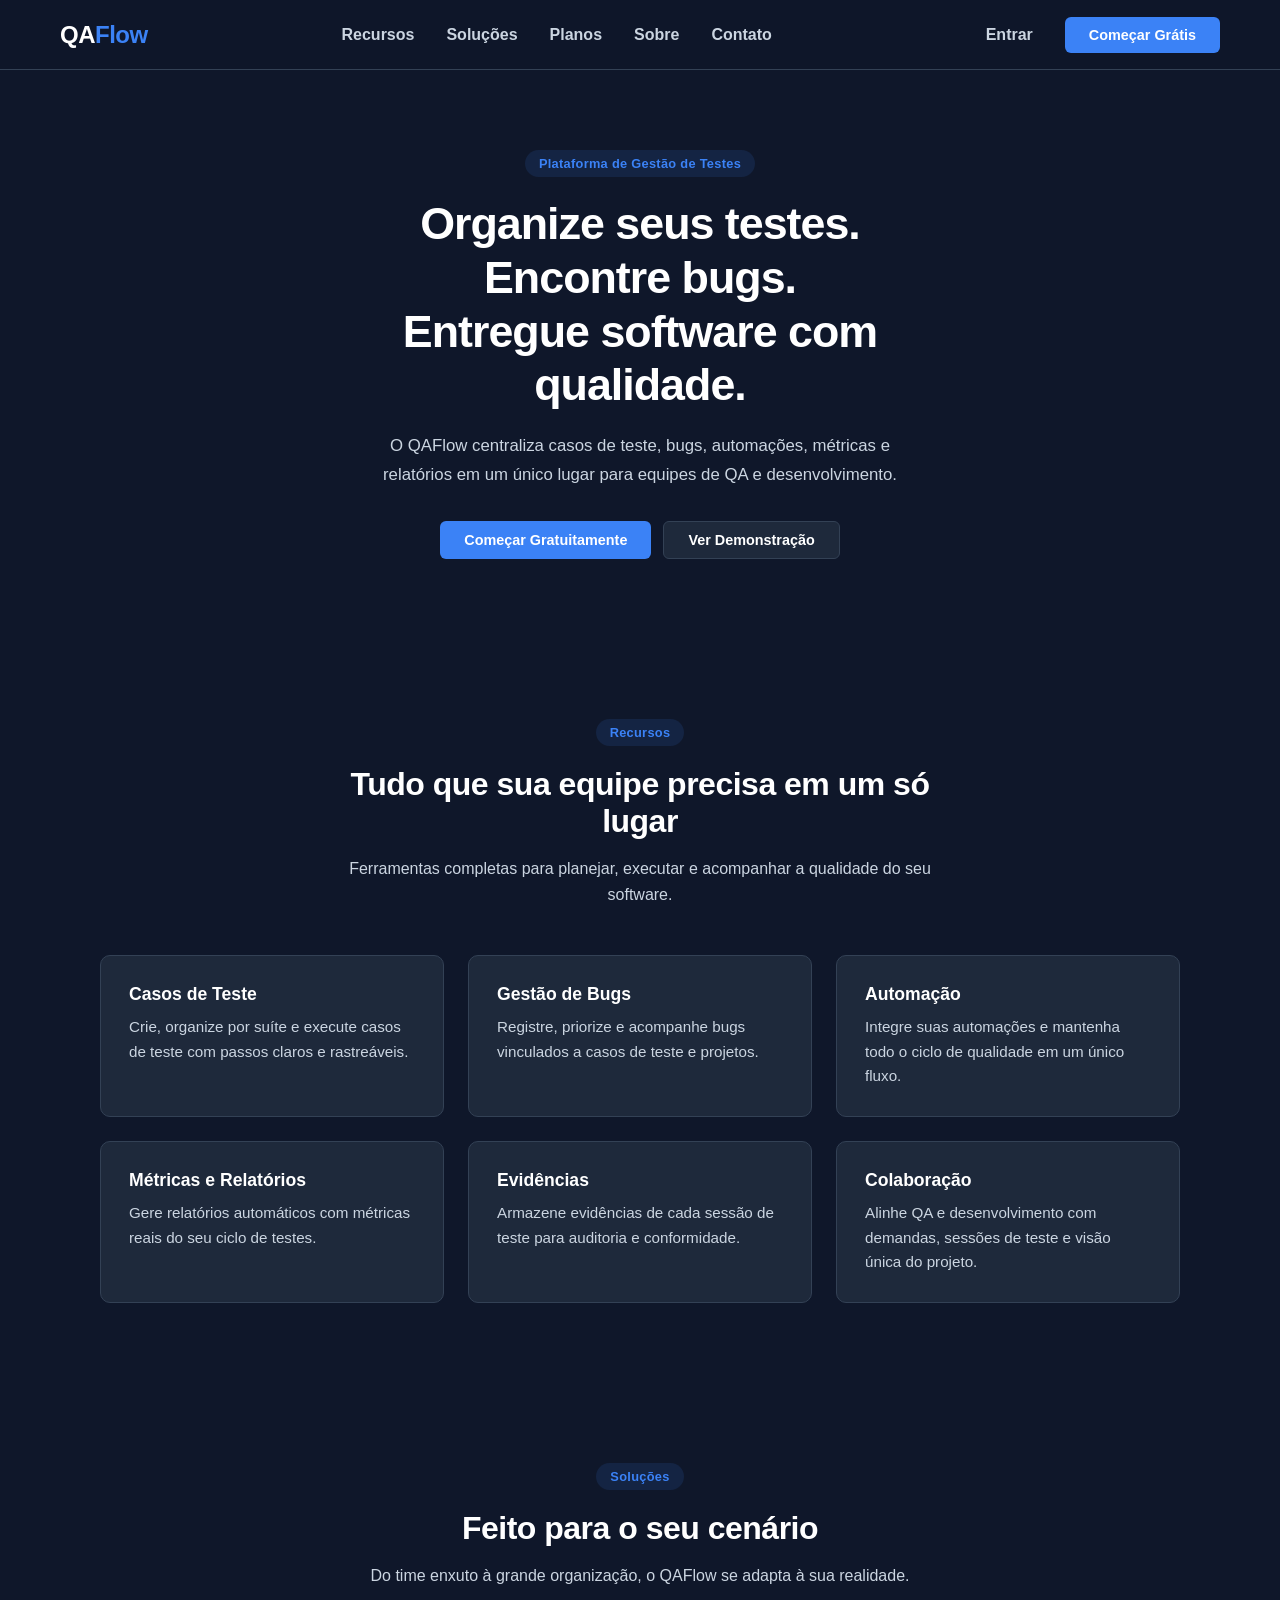
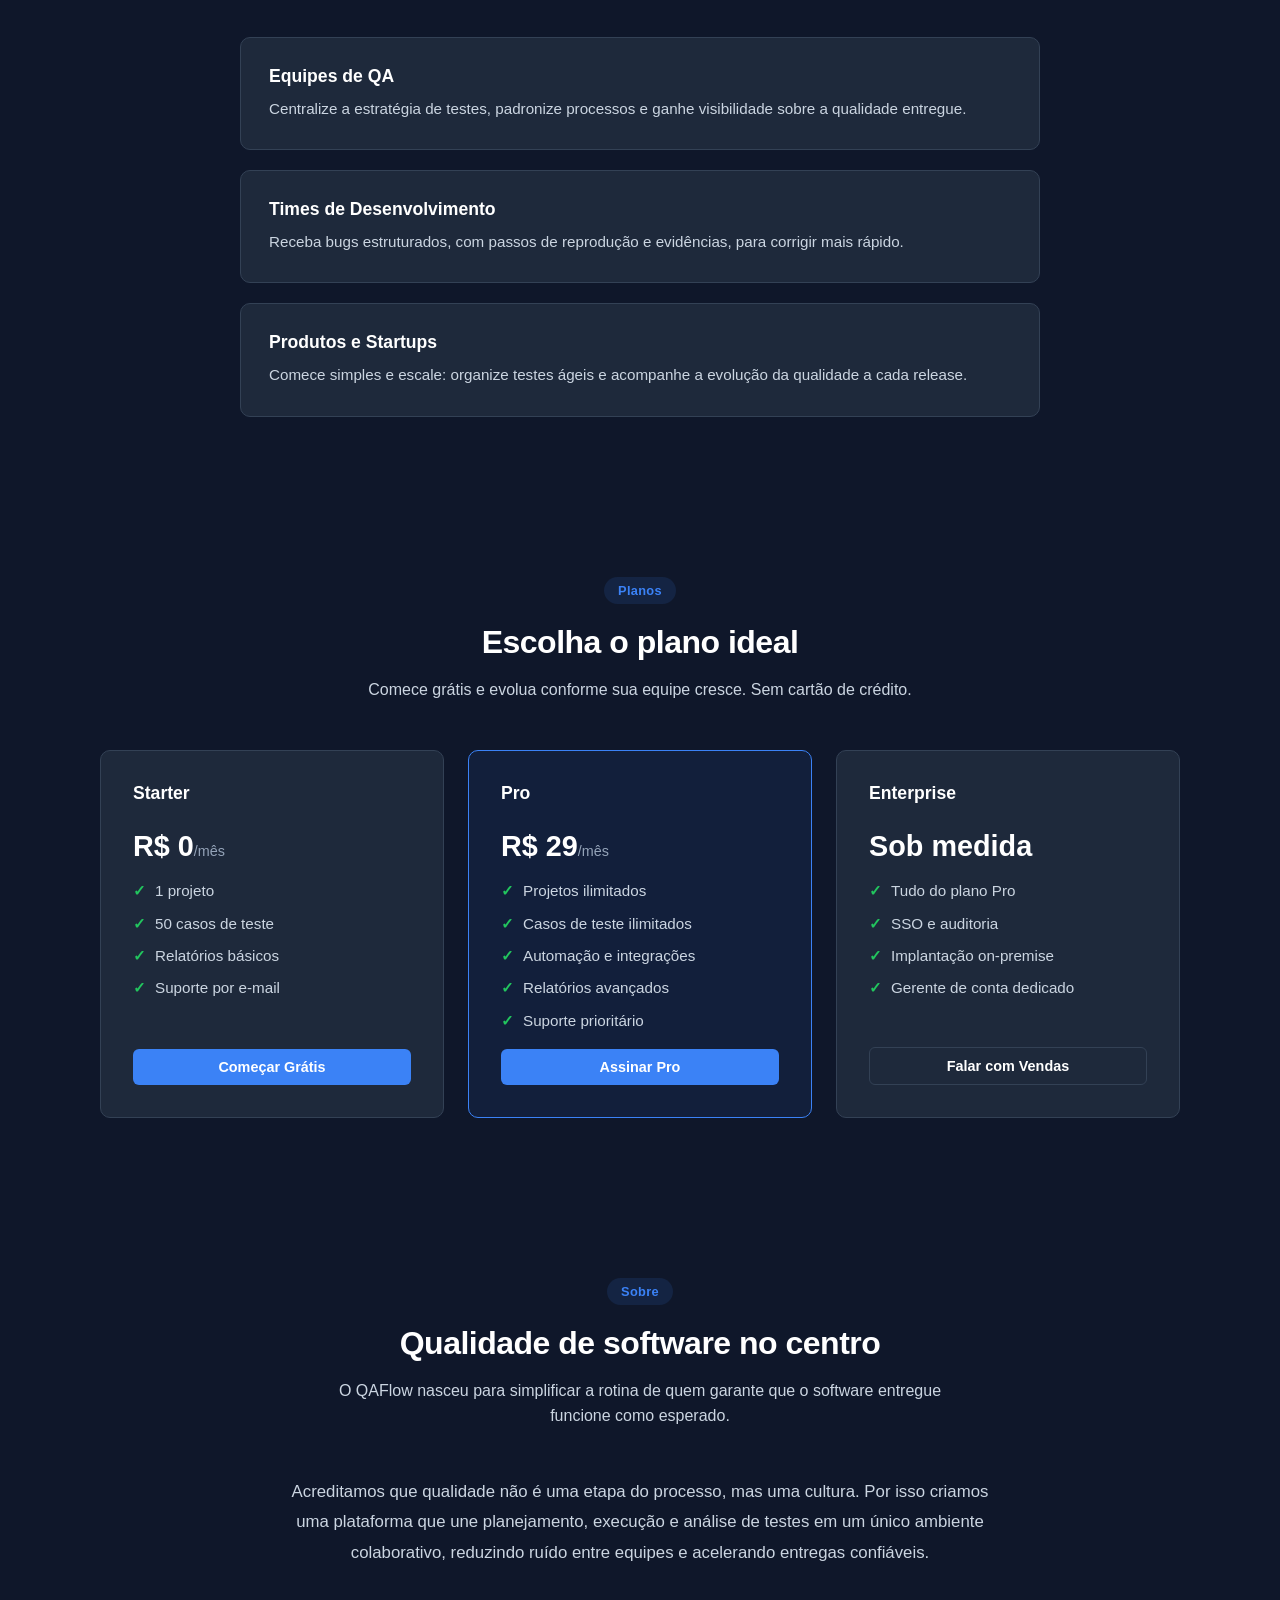
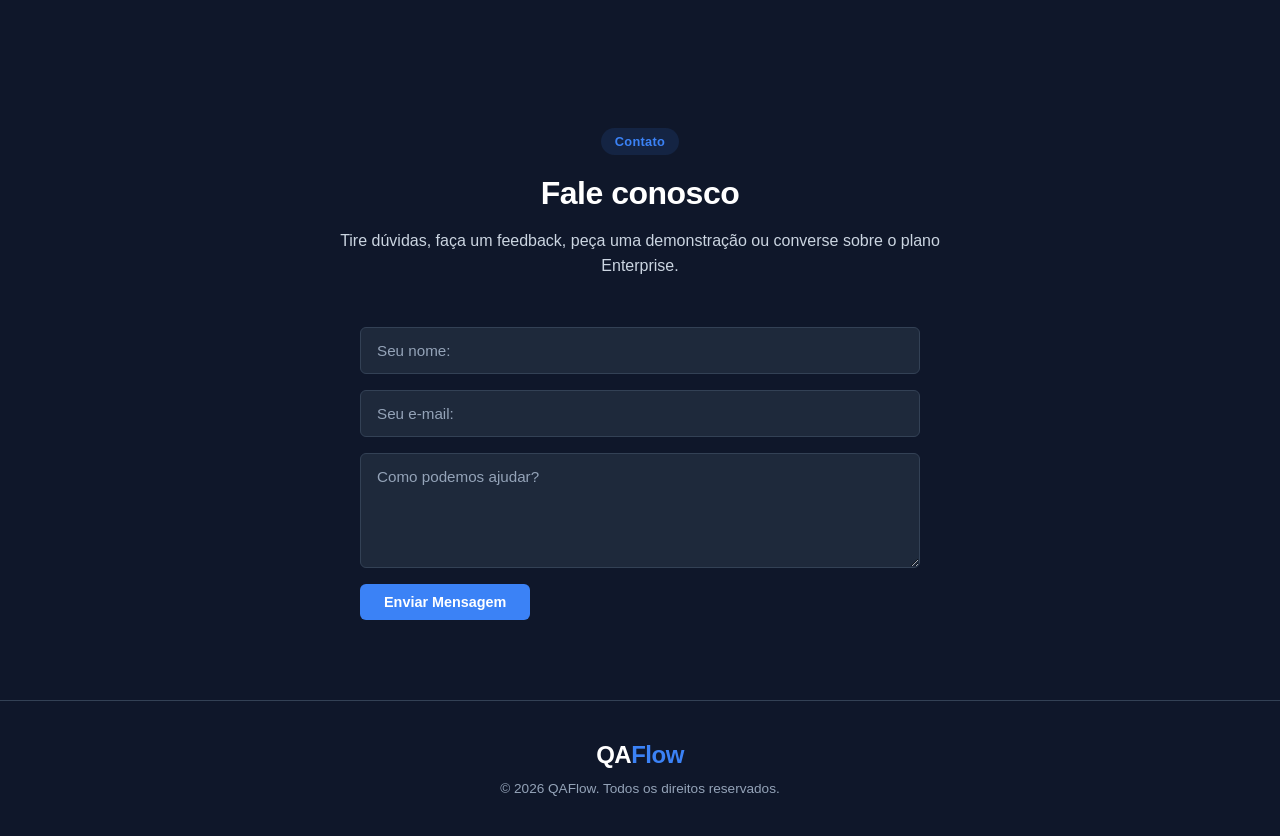
<file: index.html>
<!DOCTYPE html>
<html lang="pt-BR">
<head>
  <meta charset="UTF-8">
  <meta name="viewport" content="width=device-width, initial-scale=1.0">
  <link rel="icon" href="assets/img/favicon.ico">
  <link rel="stylesheet" href="css/style.css">

  <title>QAFlow</title>

</head>
<body>
  <header class="header">
    <h1 class="logo">QA<span>Flow</span></h1>
    <nav class="menu">
      <a href="#recursos">Recursos</a>
      <a href="#solucoes">Soluções</a>
      <a href="#planos">Planos</a>
      <a href="#sobre">Sobre</a>
      <a href="#contato">Contato</a>
    </nav>
    <div class="buttons">
      <button class="btn-login" onclick="window.location.href='pages/login.html'">Entrar</button>
      <button class="btn-primary" onclick="window.location.href='pages/login.html'">Começar Grátis</button>
    </div>
  </header>

  <section class="hero">
    <div class="hero-text">
      <span class="tag">Plataforma de Gestão de Testes</span>
      <h2>Organize seus testes.<br>Encontre bugs.<br>Entregue software com qualidade.</h2>
      <p>O QAFlow centraliza casos de teste, bugs, automações, métricas e relatórios em um único lugar para equipes de QA e desenvolvimento.</p>
      <div class="hero-buttons">
        <button class="btn-primary">Começar Gratuitamente</button>
        <button class="btn-secondary">Ver Demonstração</button>
      </div>
    </div>
  </section>

  <section id="recursos" class="section">
    <div class="section-heading">
      <span class="tag">Recursos</span>
      <h2>Tudo que sua equipe precisa em um só lugar</h2>
      <p>Ferramentas completas para planejar, executar e acompanhar a qualidade do seu software.</p>
    </div>

    <div class="features-grid">
      <article class="feature-card">
        <h3>Casos de Teste</h3>
        <p>Crie, organize por suíte e execute casos de teste com passos claros e rastreáveis.</p>
      </article>

      <article class="feature-card">
        <h3>Gestão de Bugs</h3>
        <p>Registre, priorize e acompanhe bugs vinculados a casos de teste e projetos.</p>
      </article>

      <article class="feature-card">
        <h3>Automação</h3>
        <p>Integre suas automações e mantenha todo o ciclo de qualidade em um único fluxo.</p>
      </article>

      <article class="feature-card">
        <h3>Métricas e Relatórios</h3>
        <p>Gere relatórios automáticos com métricas reais do seu ciclo de testes.</p>
      </article>

      <article class="feature-card">
        <h3>Evidências</h3>
        <p>Armazene evidências de cada sessão de teste para auditoria e conformidade.</p>
      </article>

      <article class="feature-card">
        <h3>Colaboração</h3>
        <p>Alinhe QA e desenvolvimento com demandas, sessões de teste e visão única do projeto.</p>
      </article>
    </div>
  </section>

  <section id="solucoes" class="section">
    <div class="section-heading">
      <span class="tag">Soluções</span>
      <h2>Feito para o seu cenário</h2>
      <p>Do time enxuto à grande organização, o QAFlow se adapta à sua realidade.</p>
    </div>

    <div class="solutions-list">
      <article class="solution-item">
        <h3>Equipes de QA</h3>
        <p>Centralize a estratégia de testes, padronize processos e ganhe visibilidade sobre a qualidade entregue.</p>
      </article>

      <article class="solution-item">
        <h3>Times de Desenvolvimento</h3>
        <p>Receba bugs estruturados, com passos de reprodução e evidências, para corrigir mais rápido.</p>
      </article>

      <article class="solution-item">
        <h3>Produtos e Startups</h3>
        <p>Comece simples e escale: organize testes ágeis e acompanhe a evolução da qualidade a cada release.</p>
      </article>
    </div>
  </section>

  <section id="planos" class="section">
    <div class="section-heading">
      <span class="tag">Planos</span>
      <h2>Escolha o plano ideal</h2>
      <p>Comece grátis e evolua conforme sua equipe cresce. Sem cartão de crédito.</p>
    </div>
    <div class="plans-grid">
      <article class="plan-card">
        <h3>Starter</h3>
        <p class="plan-price">R$ 0<span>/mês</span></p>
        <ul>
          <li>1 projeto</li>
          <li>50 casos de teste</li>
          <li>Relatórios básicos</li>
          <li>Suporte por e-mail</li>
        </ul>
        <button class="btn-primary">Começar Grátis</button>
      </article>

      <article class="plan-card featured">
        <h3>Pro</h3>
        <p class="plan-price">R$ 29<span>/mês</span></p>
        <ul>
          <li>Projetos ilimitados</li>
          <li>Casos de teste ilimitados</li>
          <li>Automação e integrações</li>
          <li>Relatórios avançados</li>
          <li>Suporte prioritário</li>
        </ul>
        <button class="btn-primary">Assinar Pro</button>
      </article>

      <article class="plan-card">
        <h3>Enterprise</h3>
        <p class="plan-price">Sob medida</p>
        <ul>
          <li>Tudo do plano Pro</li>
          <li>SSO e auditoria</li>
          <li>Implantação on-premise</li>
          <li>Gerente de conta dedicado</li>
        </ul>
        <button class="btn-secondary">Falar com Vendas</button>
      </article>
    </div>
  </section>

  <section id="sobre" class="section">
    <div class="section-heading">
      <span class="tag">Sobre</span>
      <h2>Qualidade de software no centro</h2>
      <p>O QAFlow nasceu para simplificar a rotina de quem garante que o software entregue funcione como esperado.</p>
    </div>

    <div class="about-content">
      <p>Acreditamos que qualidade não é uma etapa do processo, mas uma cultura. Por isso criamos uma plataforma que une planejamento, execução e análise de testes em um único ambiente colaborativo, reduzindo ruído entre equipes e acelerando entregas confiáveis.</p>
    </div>
  </section>

  <section id="contato" class="section">
    <div class="section-heading">
      <span class="tag">Contato</span>
      <h2>Fale conosco</h2>
      <p>Tire dúvidas, faça um feedback, peça uma demonstração ou converse sobre o plano Enterprise.</p>
    </div>
    <form class="contact-form">
      <input type="text" placeholder="Seu nome:" required>
      <input type="email" placeholder="Seu e-mail:" required>
      <textarea placeholder="Como podemos ajudar?" rows="5" required></textarea>
      <button type="submit" class="btn-primary">Enviar Mensagem</button>
    </form>
  </section>

  <footer class="footer">
    <p class="logo">QA<span>Flow</span></p>
    <p>&copy; 2026 QAFlow. Todos os direitos reservados.</p>
  </footer>

  <script src="js/script.js"></script>
</body>
</html>
</file>
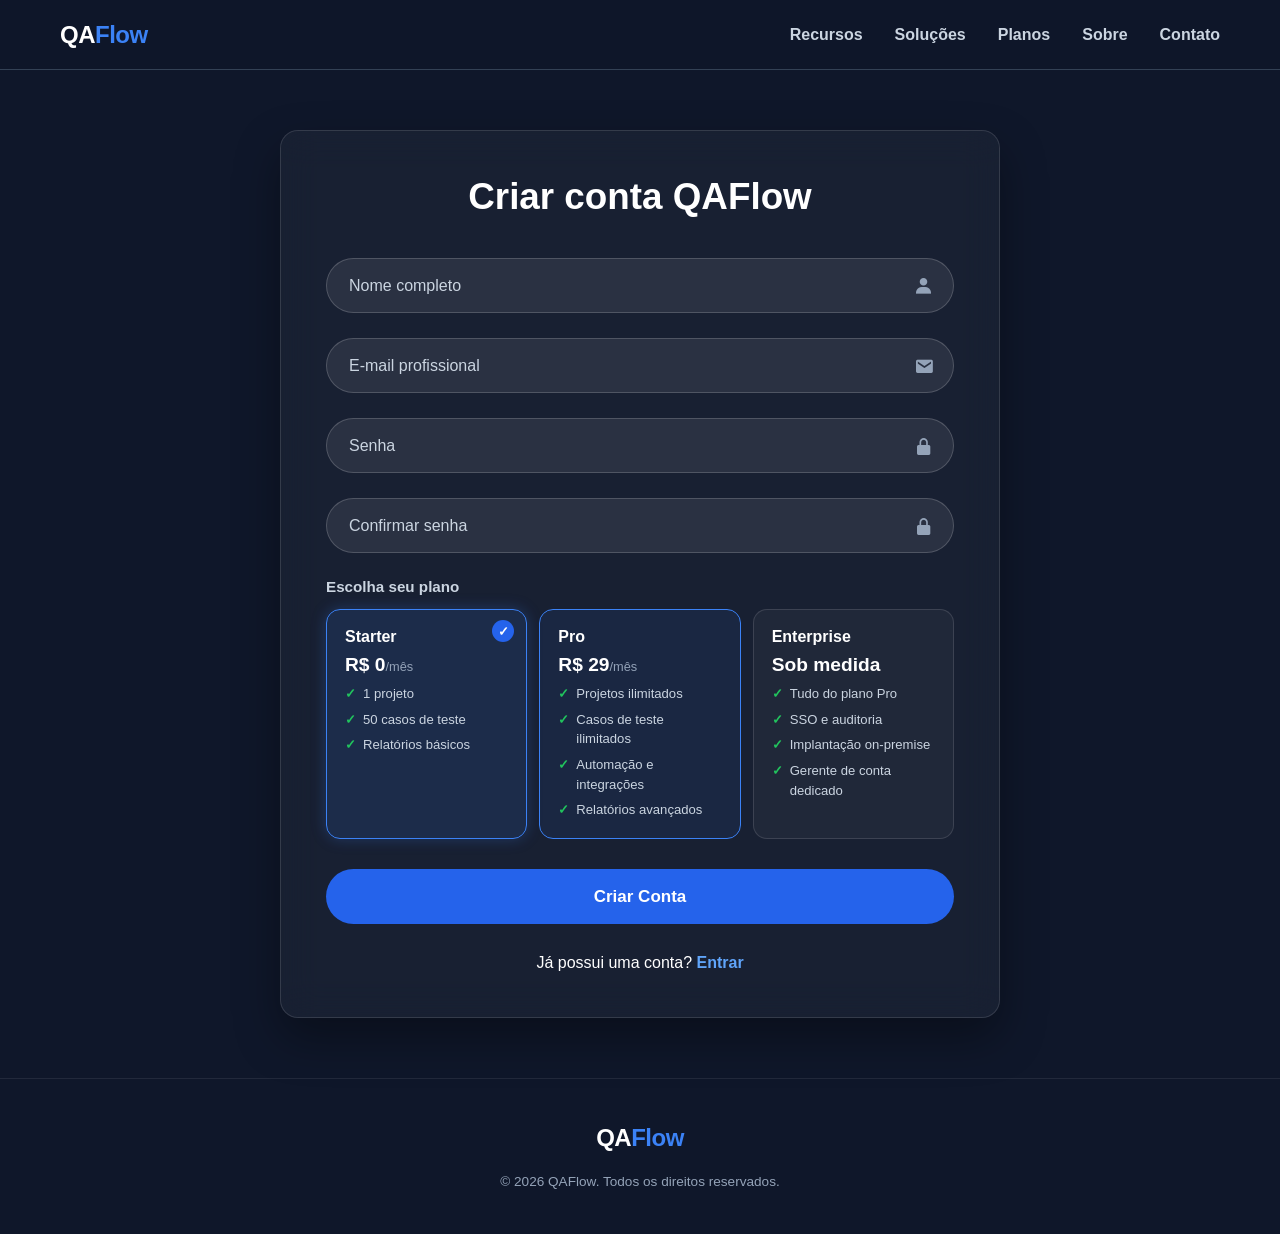
<file: pages/cadastro.html>
<!doctype html>
<html lang="pt-BR">
  <head>
    <meta charset="UTF-8" />
    <meta name="viewport" content="width=device-width, initial-scale=1.0" />

    <title>Cadastro | QAFlow</title>

    <link rel="icon" href="../assets/img/favicon.ico" />

    <link
      href="https://unpkg.com/boxicons@2.1.4/css/boxicons.min.css"
      rel="stylesheet"
    />

    <link rel="stylesheet" href="../css/style.css" />
    <link rel="stylesheet" href="../css/login.css" />
    <link rel="stylesheet" href="../css/cadastro.css" />
  </head>

  <body>
    <header class="header">
      <h1 class="logo">QA<span>Flow</span></h1>

      <nav class="menu">
        <a href="../index.html#recursos">Recursos</a>
        <a href="../index.html#solucoes">Soluções</a>
        <a href="../index.html#planos">Planos</a>
        <a href="../index.html#sobre">Sobre</a>
        <a href="../index.html#contato">Contato</a>
      </nav>
    </header>

    <main class="main">
      <div class="container cadastro">
        <h1>Criar conta QAFlow</h1>

        <form>
          <div class="input-box">
            <input type="text" name="name" placeholder="Nome completo" required />

            <i class="bx bxs-user"></i>
          </div>

          <div class="input-box">
            <input type="email" name="email" placeholder="E-mail profissional" required />

            <i class="bx bxs-envelope"></i>
          </div>

          <div class="input-box">
            <input type="password" name="password" placeholder="Senha" required />

            <i class="bx bxs-lock-alt"></i>
          </div>

          <div class="input-box">
            <input
              type="password"
              name="password-confirm"
              placeholder="Confirmar senha"
              required
            />

            <i class="bx bxs-lock-alt"></i>
          </div>

          <p class="plans-label">Escolha seu plano</p>

          <div class="plans">
            <label class="plan">
              <input type="radio" name="plan" value="starter" checked />
              <span class="plan-name">Starter</span>
              <span class="plan-price">R$ 0<span>/mês</span></span>
              <ul>
                <li>1 projeto</li>
                <li>50 casos de teste</li>
                <li>Relatórios básicos</li>
              </ul>
            </label>

            <label class="plan featured">
              <input type="radio" name="plan" value="pro" />
              <span class="plan-name">Pro</span>
              <span class="plan-price">R$ 29<span>/mês</span></span>
              <ul>
                <li>Projetos ilimitados</li>
                <li>Casos de teste ilimitados</li>
                <li>Automação e integrações</li>
                <li>Relatórios avançados</li>
              </ul>
            </label>

            <label class="plan">
              <input type="radio" name="plan" value="enterprise" />
              <span class="plan-name">Enterprise</span>
              <span class="plan-price">Sob medida</span>
              <ul>
                <li>Tudo do plano Pro</li>
                <li>SSO e auditoria</li>
                <li>Implantação on-premise</li>
                <li>Gerente de conta dedicado</li>
              </ul>
            </label>
          </div>

          <button class="login" type="submit">Criar Conta</button>

          <div class="register-link">
            <p>
              Já possui uma conta?
              <a href="login.html">Entrar</a>
            </p>
          </div>
        </form>
      </div>
    </main>

    <footer class="footer">
      <h2 class="logo">QA<span>Flow</span></h2>

      <p>© 2026 QAFlow. Todos os direitos reservados.</p>
    </footer>
  </body>
</html>
</file>
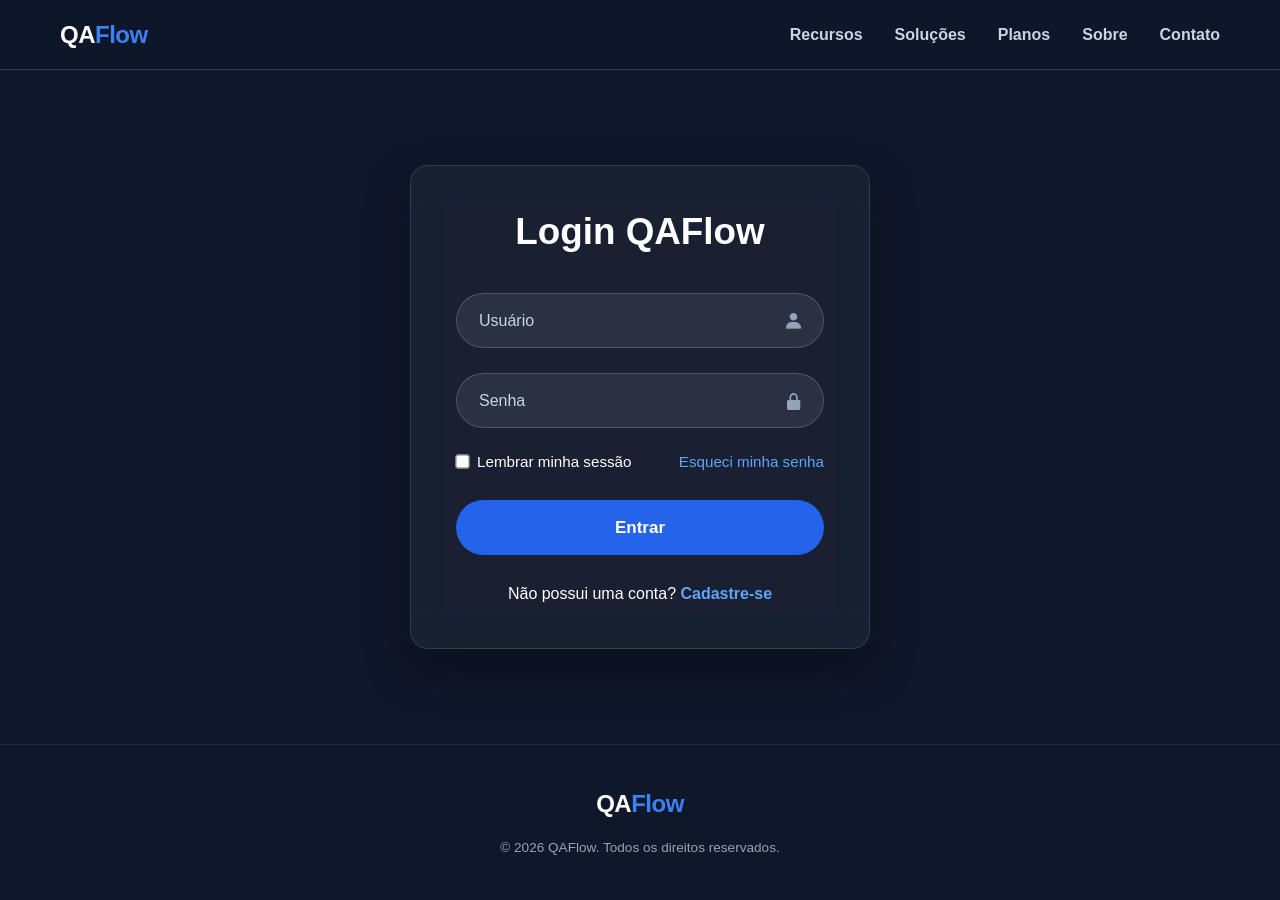
<file: pages/login.html>
<!doctype html>
<html lang="pt-BR">
  <head>
    <meta charset="UTF-8" />
    <meta name="viewport" content="width=device-width, initial-scale=1.0" />

    <title>Login | QAFlow</title>

    <link rel="icon" href="../assets/img/favicon.ico" />

    <link
      href="https://unpkg.com/boxicons@2.1.4/css/boxicons.min.css"
      rel="stylesheet"
    />

    <link rel="stylesheet" href="../css/style.css" />
    <link rel="stylesheet" href="../css/login.css" />
  </head>

  <body>
    <header class="header">
      <h1 class="logo">QA<span>Flow</span></h1>

      <nav class="menu">
        <a href="#">Recursos</a>
        <a href="#">Soluções</a>
        <a href="#">Planos</a>
        <a href="#">Sobre</a>
        <a href="#">Contato</a>
      </nav>
    </header>

    <main class="main">
      <div class="container">
        <form>
          <h1>Login QAFlow</h1>

          <div class="input-box">
            <input type="email" name="email" placeholder="Usuário" required />

            <i class="bx bxs-user"></i>
          </div>

          <div class="input-box">
            <input
              type="password"
              name="password"
              placeholder="Senha"
              required
            />

            <i class="bx bxs-lock-alt"></i>
          </div>

          <div class="remember">
            <label>
              <input type="checkbox" />
              Lembrar minha sessão
            </label>

            <a href="#">Esqueci minha senha</a>
          </div>

          <button class="login" type="submit">Entrar</button>

          <div class="register-link">
            <p>
              Não possui uma conta?
              <a href="cadastro.html">Cadastre-se</a>
            </p>
          </div>
        </form>
      </div>
    </main>

    <footer class="footer">
      <h2 class="logo">QA<span>Flow</span></h2>

      <p>© 2026 QAFlow. Todos os direitos reservados.</p>
    </footer>
  </body>
</html>
</file>
<file: css/style.css>
@import url(variables.css);
@import url(global.css);
@import url(landing.css);
@import url(responsive.css);
</file>
<file: css/login.css>
body{
    display:flex;
    flex-direction:column;
    min-height:100vh;
}

.main{
  flex:1;
  display:flex;
  justify-content:center;
  align-items:center;
  padding:60px 20px;
}

.container{
  width:100%;
  max-width:460px;
  padding:45px;
  border-radius:18px;
  border:1px solid rgba(255,255,255,.12);
  background:rgba(255,255,255,.04);
  backdrop-filter:blur(18px);
  box-shadow:0 20px 45px rgba(0,0,0,.35);
  animation:fade .5s ease;
}

.container h1{
  text-align:center;
  margin-bottom:40px;
  font-size:2.3rem;
}


.input-box{
  position:relative;
  margin-bottom:25px;
}

.input-box input{
  width:100%;
  height:55px;
  box-sizing:border-box;
  border-radius:50px;
  border:1px solid rgba(255,255,255,.18);
  outline:none;
  background:rgba(255,255,255,.08);
  color:#fff;
  padding:0 50px 0 22px;
  font-size:16px;
  transition:.3s;
}

.input-box input::placeholder{
  color:#cbd5e1;
}

.input-box input:focus{
  border-color:#3b82f6;
  box-shadow:0 0 15px rgba(59,130,246,.35);
}

.input-box i{
  position:absolute;
  right:20px;
  top:50%;
  transform:translateY(-50%);
  font-size:20px;
  color:#94a3b8;
  pointer-events:none;
}

.remember{
  display:flex;
  justify-content:space-between;
  align-items:center;
  margin-bottom:30px;
  font-size:.95rem;
}

.remember label{
  display:flex;
  align-items:center;
  gap:8px;
}

.remember input{
  transform:scale(1.1);
  accent-color:#3b82f6;
}

.remember a{
  color:#60a5fa;
  text-decoration:none;
}

.remember a:hover{
  color:#fff;
}

.login{
  width:100%;
  height:55px;
  border:none;
  border-radius:50px;
  background:#2563eb;
  color:#fff;
  font-size:17px;
  font-weight:700;
  cursor:pointer;
  transition:.3s;
}

.login:hover{
  background:#1d4ed8;
  transform:translateY(-2px);
}

.login:active{
  transform:scale(.98);
}

.register-link{
  margin-top:30px;
  text-align:center;
}

.register-link a{
  color:#60a5fa;
  text-decoration:none;
  font-weight:600;
}

.register-link a:hover{
  color:#fff;
}

.footer{
  padding:45px 20px;
  text-align:center;
  border-top:1px solid rgba(255,255,255,.08);
}

.footer p{
  margin-top:10px;
  color:#94a3b8;
  font-size:.9rem;
}

@keyframes fade{
    from{
      opacity:0;
      transform:translateY(25px);
    }

    to{
      opacity:1;
      transform:translateY(0);
    }
}
</file>
<file: css/cadastro.css>
.container.cadastro {
  max-width: 720px;
}

.plans-label {
  color: var(--text-secondary);
  font-size: 0.95rem;
  font-weight: 600;
  margin-bottom: 14px;
}

.plans {
  display: grid;
  grid-template-columns: repeat(3, 1fr);
  gap: 12px;
  margin-bottom: 30px;
}

.plan {
  position: relative;
  display: flex;
  flex-direction: column;
  gap: 8px;
  padding: 18px;
  border-radius: 14px;
  border: 1px solid rgba(255, 255, 255, 0.12);
  background: rgba(255, 255, 255, 0.04);
  cursor: pointer;
  transition: border-color 0.3s, background 0.3s, transform 0.3s;
}

.plan:hover {
  border-color: #60a5fa;
  transform: translateY(-2px);
}

.plan.featured {
  border-color: #3b82f6;
  background: rgba(59, 130, 246, 0.08);
}

.plan input {
  position: absolute;
  opacity: 0;
  pointer-events: none;
}

.plan:has(input:checked) {
  border-color: #3b82f6;
  background: rgba(59, 130, 246, 0.12);
  box-shadow: 0 0 15px rgba(59, 130, 246, 0.25);
}

.plan:has(input:checked)::after {
  content: "✓";
  position: absolute;
  top: 10px;
  right: 12px;
  width: 22px;
  height: 22px;
  display: flex;
  align-items: center;
  justify-content: center;
  border-radius: 50%;
  background: #2563eb;
  color: #fff;
  font-size: 0.8rem;
  font-weight: 700;
}

.plan-name {
  font-weight: 700;
  font-size: 1rem;
}

.plan-price {
  font-size: 1.2rem;
  font-weight: 800;
}

.plan-price span {
  font-size: 0.8rem;
  font-weight: 500;
  color: #94a3b8;
}

.plan ul {
  display: flex;
  flex-direction: column;
  gap: 6px;
}

.plan li {
  color: #cbd5e1;
  font-size: 0.82rem;
  line-height: 1.5;
  padding-left: 18px;
  position: relative;
}

.plan li::before {
  content: "✓";
  position: absolute;
  left: 0;
  color: #22c55e;
  font-weight: 700;
}

@media (max-width: 640px) {
  .plans {
    grid-template-columns: 1fr;
  }
}
</file>
